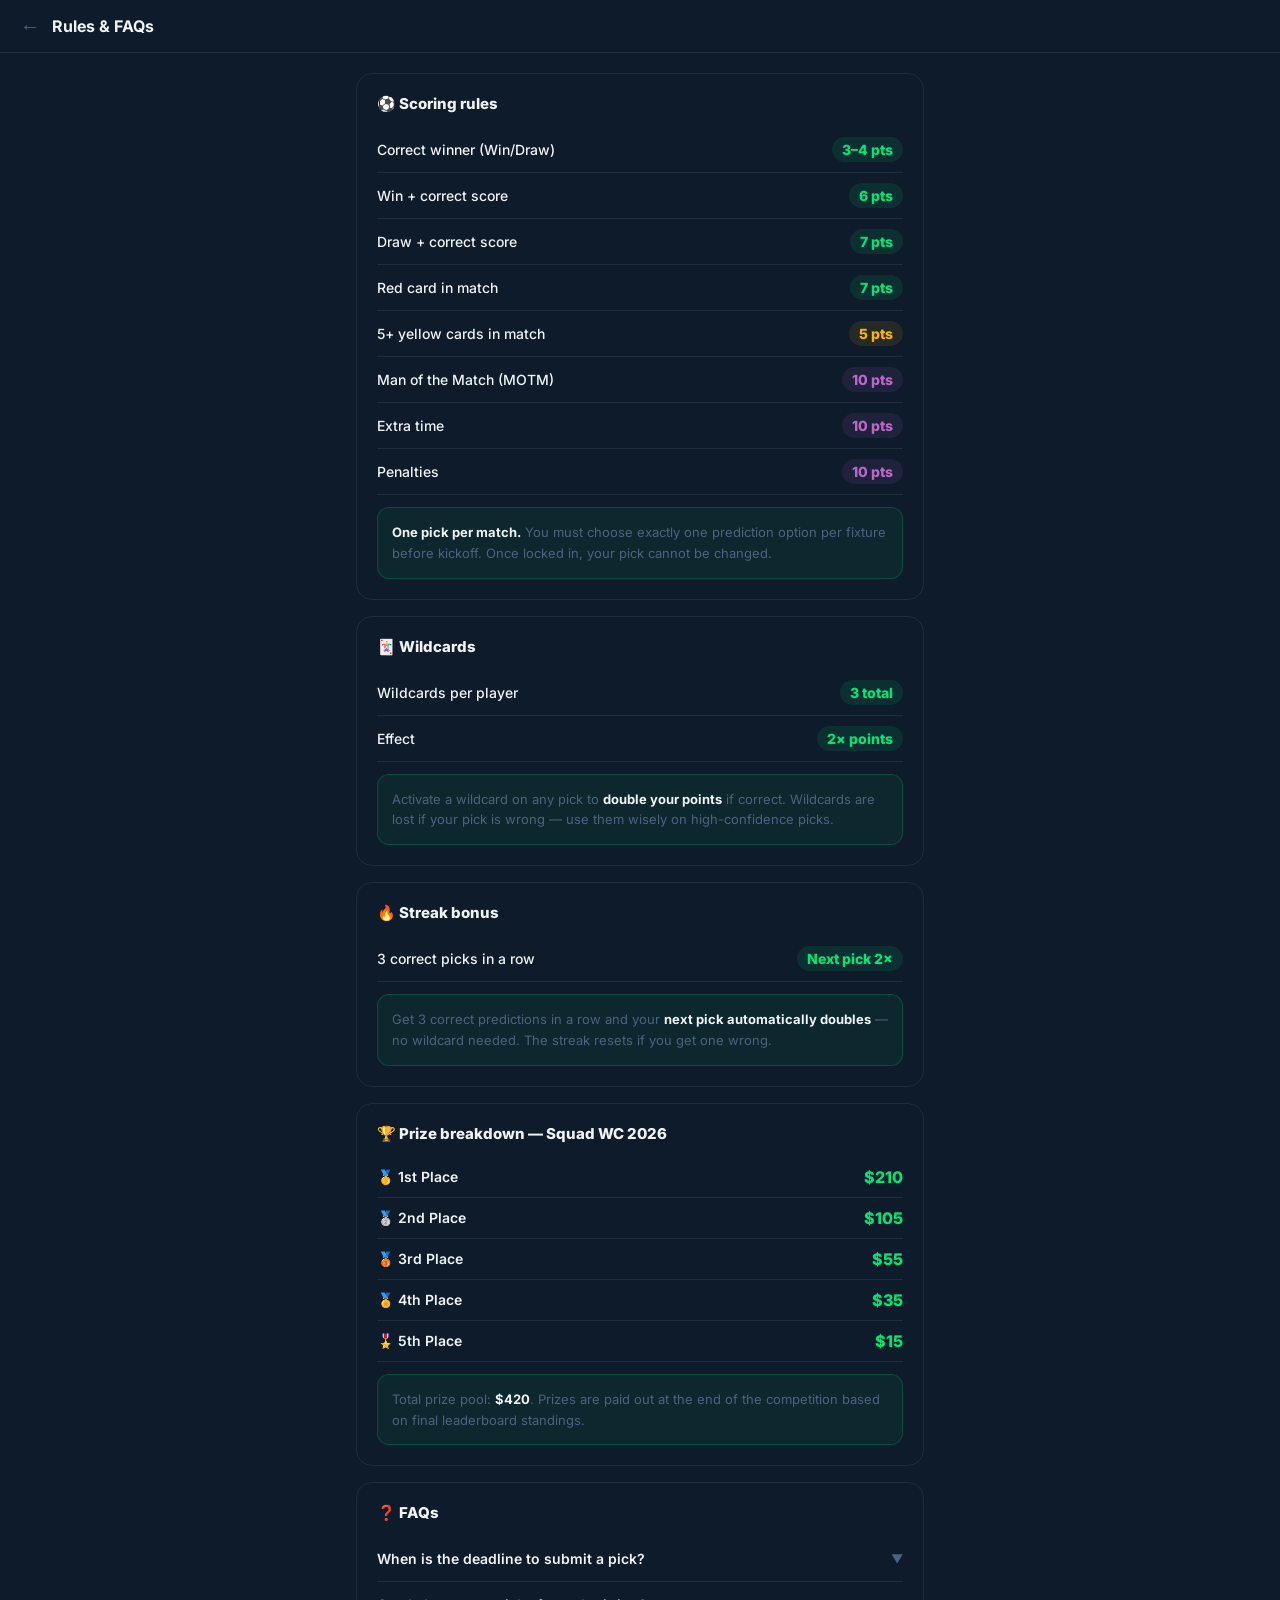
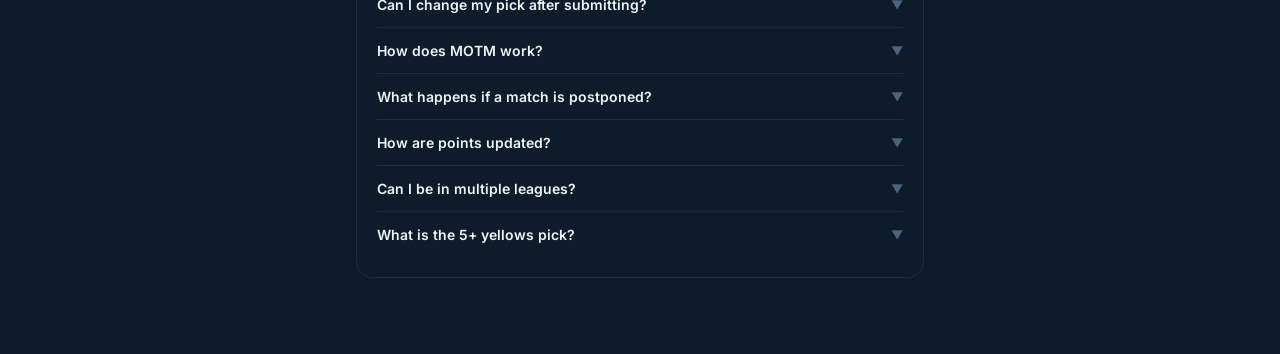
<file: rules.html>
<!DOCTYPE html>
<html lang="en">
<head>
  <meta charset="UTF-8">
  <meta name="viewport" content="width=device-width, initial-scale=1.0">
  <title>WOS PREDICTS — Rules</title>
  <link rel="stylesheet" href="css/global.css">
  <style>
    .top-bar {
      background: var(--surface);
      padding: 16px 20px;
      display: flex;
      align-items: center;
      gap: 12px;
      border-bottom: 1px solid var(--border);
      position: sticky;
      top: 0;
      z-index: 10;
    }
    .back-btn {
      background: none;
      border: none;
      color: var(--text-muted);
      font-size: 20px;
      cursor: pointer;
      line-height: 1;
    }
    .top-bar-title { color: var(--text); font-size: 16px; font-weight: 700; }

    .main { padding: 20px 16px 60px; max-width: 600px; margin: 0 auto; }

    .section {
      background: var(--surface);
      border: 1px solid var(--border);
      border-radius: 16px;
      padding: 20px;
      margin-bottom: 16px;
    }
    .section-title {
      font-size: 15px;
      font-weight: 800;
      color: var(--text);
      margin-bottom: 14px;
      display: flex;
      align-items: center;
      gap: 8px;
    }
    .rule-row {
      display: flex;
      align-items: center;
      justify-content: space-between;
      padding: 10px 0;
      border-bottom: 1px solid var(--border);
    }
    .rule-row:last-child { border-bottom: none; }
    .rule-label { font-size: 14px; color: var(--text); font-weight: 500; }
    .rule-pts {
      font-size: 14px;
      font-weight: 800;
      color: var(--green);
      background: rgba(0,230,118,0.1);
      padding: 4px 10px;
      border-radius: 20px;
    }
    .rule-pts.amber {
      color: var(--amber);
      background: rgba(255,179,0,0.1);
    }
    .rule-pts.purple {
      color: var(--purple, #ba68c8);
      background: rgba(186,104,200,0.1);
    }

    .faq-item {
      padding: 14px 0;
      border-bottom: 1px solid var(--border);
      cursor: pointer;
    }
    .faq-item:last-child { border-bottom: none; }
    .faq-question {
      font-size: 14px;
      font-weight: 600;
      color: var(--text);
      display: flex;
      justify-content: space-between;
      align-items: center;
      gap: 12px;
    }
    .faq-arrow {
      color: var(--text-muted);
      font-size: 12px;
      flex-shrink: 0;
      transition: transform 0.2s;
    }
    .faq-answer {
      font-size: 13px;
      color: var(--text-muted);
      line-height: 1.6;
      margin-top: 8px;
      display: none;
    }
    .faq-item.open .faq-arrow { transform: rotate(180deg); }
    .faq-item.open .faq-answer { display: block; }

    .prize-row {
      display: flex;
      align-items: center;
      justify-content: space-between;
      padding: 10px 0;
      border-bottom: 1px solid var(--border);
    }
    .prize-row:last-child { border-bottom: none; }
    .prize-position { font-size: 14px; color: var(--text); font-weight: 600; }
    .prize-amount {
      font-size: 16px;
      font-weight: 800;
      color: var(--green);
    }

    .info-box {
      background: rgba(0,230,118,0.06);
      border: 1px solid rgba(0,230,118,0.2);
      border-radius: 12px;
      padding: 14px;
      font-size: 13px;
      color: var(--text-muted);
      line-height: 1.6;
      margin-top: 12px;
    }
    .info-box strong { color: var(--text); }
  </style>
</head>
<body>

  <header class="top-bar">
    <button class="back-btn" onclick="window.location.href='dashboard.html'">←</button>
    <div class="top-bar-title">Rules & FAQs</div>
  </header>

  <main class="main">

    <!-- SCORING RULES -->
    <div class="section">
      <div class="section-title">⚽ Scoring rules</div>

      <div class="rule-row">
        <div class="rule-label">Correct winner (Win/Draw)</div>
        <div class="rule-pts">3–4 pts</div>
      </div>
      <div class="rule-row">
        <div class="rule-label">Win + correct score</div>
        <div class="rule-pts">6 pts</div>
      </div>
      <div class="rule-row">
        <div class="rule-label">Draw + correct score</div>
        <div class="rule-pts">7 pts</div>
      </div>
      <div class="rule-row">
        <div class="rule-label">Red card in match</div>
        <div class="rule-pts">7 pts</div>
      </div>
      <div class="rule-row">
        <div class="rule-label">5+ yellow cards in match</div>
        <div class="rule-pts amber">5 pts</div>
      </div>
      <div class="rule-row">
        <div class="rule-label">Man of the Match (MOTM)</div>
        <div class="rule-pts purple">10 pts</div>
      </div>
      <div class="rule-row">
        <div class="rule-label">Extra time</div>
        <div class="rule-pts purple">10 pts</div>
      </div>
      <div class="rule-row">
        <div class="rule-label">Penalties</div>
        <div class="rule-pts purple">10 pts</div>
      </div>

      <div class="info-box">
        <strong>One pick per match.</strong> You must choose exactly one prediction option per fixture before kickoff. Once locked in, your pick cannot be changed.
      </div>
    </div>

    <!-- WILDCARDS -->
    <div class="section">
      <div class="section-title">🃏 Wildcards</div>
      <div class="rule-row">
        <div class="rule-label">Wildcards per player</div>
        <div class="rule-pts">3 total</div>
      </div>
      <div class="rule-row">
        <div class="rule-label">Effect</div>
        <div class="rule-pts">2× points</div>
      </div>
      <div class="info-box">
        Activate a wildcard on any pick to <strong>double your points</strong> if correct. Wildcards are lost if your pick is wrong — use them wisely on high-confidence picks.
      </div>
    </div>

    <!-- STREAK BONUS -->
    <div class="section">
      <div class="section-title">🔥 Streak bonus</div>
      <div class="rule-row">
        <div class="rule-label">3 correct picks in a row</div>
        <div class="rule-pts">Next pick 2×</div>
      </div>
      <div class="info-box">
        Get 3 correct predictions in a row and your <strong>next pick automatically doubles</strong> — no wildcard needed. The streak resets if you get one wrong.
      </div>
    </div>

    <!-- PRIZE BREAKDOWN -->
    <div class="section">
      <div class="section-title">🏆 Prize breakdown — Squad WC 2026</div>
      <div class="prize-row">
        <div class="prize-position">🥇 1st Place</div>
        <div class="prize-amount">$210</div>
      </div>
      <div class="prize-row">
        <div class="prize-position">🥈 2nd Place</div>
        <div class="prize-amount">$105</div>
      </div>
      <div class="prize-row">
        <div class="prize-position">🥉 3rd Place</div>
        <div class="prize-amount">$55</div>
      </div>
      <div class="prize-row">
        <div class="prize-position">🏅 4th Place</div>
        <div class="prize-amount">$35</div>
      </div>
      <div class="prize-row">
        <div class="prize-position">🎖️ 5th Place</div>
        <div class="prize-amount">$15</div>
      </div>
      <div class="info-box">
        Total prize pool: <strong>$420</strong>. Prizes are paid out at the end of the competition based on final leaderboard standings.
      </div>
    </div>

    <!-- FAQS -->
    <div class="section">
      <div class="section-title">❓ FAQs</div>

      <div class="faq-item" onclick="toggleFaq(this)">
        <div class="faq-question">
          When is the deadline to submit a pick?
          <span class="faq-arrow">▼</span>
        </div>
        <div class="faq-answer">Picks must be submitted before the match kickoff time. Once the match starts, the predict button is locked and no changes can be made.</div>
      </div>

      <div class="faq-item" onclick="toggleFaq(this)">
        <div class="faq-question">
          Can I change my pick after submitting?
          <span class="faq-arrow">▼</span>
        </div>
        <div class="faq-answer">No. Once you lock in your pick it is final. Make sure you're confident before tapping "Lock in pick".</div>
      </div>

      <div class="faq-item" onclick="toggleFaq(this)">
        <div class="faq-question">
          How does MOTM work?
          <span class="faq-arrow">▼</span>
        </div>
        <div class="faq-answer">You pick a player you think will be named Man of the Match. If the official MOTM matches your player, you get 10 points. The admin confirms the result after the match.</div>
      </div>

      <div class="faq-item" onclick="toggleFaq(this)">
        <div class="faq-question">
          What happens if a match is postponed?
          <span class="faq-arrow">▼</span>
        </div>
        <div class="faq-answer">If a match is postponed or cancelled, all picks for that match are voided and no points are awarded. Your wildcard is returned if you used one.</div>
      </div>

      <div class="faq-item" onclick="toggleFaq(this)">
        <div class="faq-question">
          How are points updated?
          <span class="faq-arrow">▼</span>
        </div>
        <div class="faq-answer">Points are updated by the admin after each match result is confirmed. The leaderboard refreshes automatically once scoring is complete.</div>
      </div>

      <div class="faq-item" onclick="toggleFaq(this)">
        <div class="faq-question">
          Can I be in multiple leagues?
          <span class="faq-arrow">▼</span>
        </div>
        <div class="faq-answer">Yes. You can join multiple leagues using different league codes. Each league has its own separate leaderboard and prize pool.</div>
      </div>

      <div class="faq-item" onclick="toggleFaq(this)">
        <div class="faq-question">
          What is the 5+ yellows pick?
          <span class="faq-arrow">▼</span>
        </div>
        <div class="faq-answer">You're predicting that 5 or more yellow cards will be shown across both teams combined during the match. Worth 5 points if correct.</div>
      </div>

    </div>

  </main>

  <script>
    function toggleFaq(el) {
      el.classList.toggle('open');
    }
  </script>
</body>
</html>
</file>
<file: css/global.css>
@import url('https://fonts.googleapis.com/css2?family=Barlow+Condensed:wght@400;600;700;800;900&family=Inter:wght@400;500;600&display=swap');

:root {
  --navy:       #0D1B2A;
  --navy2:      #152536;
  --navy3:      #1E3248;
  --green:      #00E676;
  --green-dim:  #00C264;
  --green-glow: rgba(0,230,118,0.12);
  --amber:      #FFB300;
  --red:        #FF4444;
  --text:       #F0F4F8;
  --text-dim:   #8BA0B4;
  --text-muted: #4A6480;
  --border:     rgba(255,255,255,0.08);
  --border-md:  rgba(255,255,255,0.14);
}

*, *::before, *::after {
  box-sizing: border-box;
  margin: 0;
  padding: 0;
}

html, body {
  min-height: 100vh;
  background: var(--navy);
  color: var(--text);
  font-family: 'Inter', sans-serif;
  overflow-x: hidden;
}

/* ── TOAST ── */
.toast {
  position: fixed;
  bottom: 24px;
  left: 50%;
  transform: translateX(-50%) translateY(16px);
  background: var(--navy3);
  border: 1px solid var(--border-md);
  border-radius: 10px;
  padding: 11px 20px;
  font-size: 13px;
  font-weight: 500;
  color: var(--text);
  opacity: 0;
  transition: all 0.3s;
  pointer-events: none;
  white-space: nowrap;
  z-index: 999;
}

.toast.show {
  opacity: 1;
  transform: translateX(-50%) translateY(0);
}

.toast.success { border-color: var(--green); color: var(--green); }
.toast.error   { border-color: var(--red);   color: var(--red);   }

/* ── BUTTONS ── */
.btn-primary {
  background: var(--green);
  color: var(--navy);
  border: none;
  border-radius: 12px;
  padding: 14px;
  font-size: 15px;
  font-weight: 700;
  cursor: pointer;
  font-family: 'Barlow Condensed', sans-serif;
  letter-spacing: 1.5px;
  text-transform: uppercase;
  transition: all 0.2s;
  width: 100%;
}

.btn-primary:hover  { background: var(--green-dim); transform: translateY(-1px); }
.btn-primary:active { transform: translateY(0) scale(0.98); }

.btn-primary.loading { pointer-events: none; opacity: 0.7; }

.btn-primary .spinner {
  display: none;
  width: 18px;
  height: 18px;
  border: 2px solid rgba(13,27,42,0.3);
  border-top-color: var(--navy);
  border-radius: 50%;
  animation: spin 0.7s linear infinite;
  margin: 0 auto;
}

.btn-primary.loading .btn-text    { display: none; }
.btn-primary.loading .spinner     { display: block; }

/* ── FORM ELEMENTS ── */
.form-group  { margin-bottom: 14px; }

.form-label {
  display: block;
  font-size: 11px;
  font-weight: 600;
  color: var(--text-muted);
  letter-spacing: 0.8px;
  text-transform: uppercase;
  margin-bottom: 6px;
}

.form-input {
  width: 100%;
  background: var(--navy3);
  border: 1px solid var(--border);
  border-radius: 10px;
  color: var(--text);
  font-size: 14px;
  font-family: 'Inter', sans-serif;
  padding: 12px 14px;
  outline: none;
  transition: border-color 0.2s, background 0.2s;
}

.form-input:focus {
  border-color: var(--green);
  background: rgba(0,230,118,0.03);
}

.form-input::placeholder { color: var(--text-muted); }

.form-error {
  font-size: 12px;
  color: var(--red);
  margin-top: 5px;
  display: none;
  font-weight: 500;
}

.form-error.show { display: block; }

/* ── INPUT WITH EYE TOGGLE ── */
.input-wrap { position: relative; }

.input-wrap .form-input { padding-right: 44px; }

.eye-btn {
  position: absolute;
  right: 12px;
  top: 50%;
  transform: translateY(-50%);
  background: none;
  border: none;
  cursor: pointer;
  color: var(--text-muted);
  padding: 4px;
  display: flex;
  align-items: center;
  transition: color 0.2s;
}

.eye-btn:hover { color: var(--text-dim); }
.eye-btn svg   { width: 18px; height: 18px; }

/* ── LIVE DOT ── */
.live-dot {
  width: 6px;
  height: 6px;
  border-radius: 50%;
  background: var(--green);
  animation: blink 1.6s ease-in-out infinite;
}

/* ── SECTION LABEL ── */
.section-eyebrow {
  font-size: 11px;
  font-weight: 600;
  letter-spacing: 1.5px;
  color: var(--text-muted);
  text-transform: uppercase;
  margin-bottom: 10px;
  margin-top: 20px;
  padding-left: 2px;
}

/* ── ANIMATIONS ── */
@keyframes fadeUp {
  from { opacity: 0; transform: translateY(18px); }
  to   { opacity: 1; transform: translateY(0); }
}

@keyframes blink {
  0%, 100% { opacity: 1; }
  50%       { opacity: 0.3; }
}

@keyframes spin {
  to { transform: rotate(360deg); }
}

/* ── RESPONSIVE ── */
@media (max-width: 480px) {
  body { font-size: 14px; }
}
</file>
